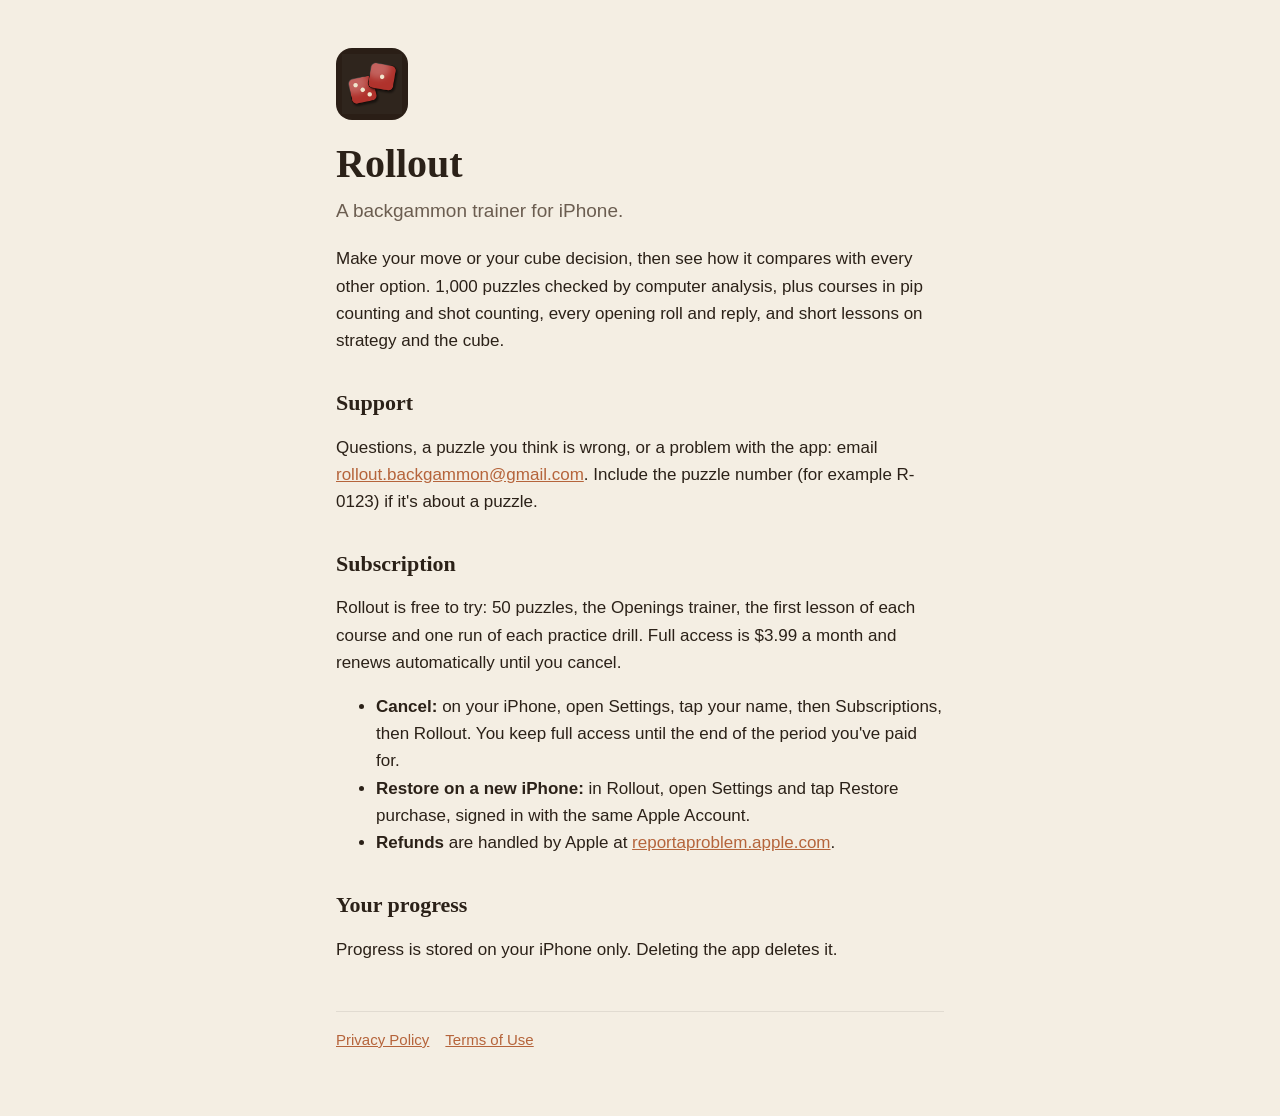
<file: index.html>
<!doctype html>
<html lang="en">
<head>
<meta charset="utf-8">
<meta name="viewport" content="width=device-width, initial-scale=1">
<meta name="google-site-verification" content="Mw6YvSRlKeRiVu4KBUZcbNIXJnaqWzXeRWN0Y-t4RQM" />
<title>Rollout · Backgammon trainer</title>
<meta name="description" content="Rollout is a backgammon trainer for iPhone: 1,000 puzzles, pip counting, shot counting, openings and lessons.">
<link rel="stylesheet" href="style.css">
</head>
<body>
<main>
<header>
  <img src="icon.png" alt="">
  <h1>Rollout</h1>
  <p class="lead">A backgammon trainer for iPhone.</p>
</header>

<p>Make your move or your cube decision, then see how it compares with every other option. 1,000 puzzles checked by computer analysis, plus courses in pip counting and shot counting, every opening roll and reply, and short lessons on strategy and the cube.</p>

<h2>Support</h2>
<p>Questions, a puzzle you think is wrong, or a problem with the app: email <a href="mailto:rollout.backgammon@gmail.com">rollout.backgammon@gmail.com</a>. Include the puzzle number (for example R-0123) if it's about a puzzle.</p>

<h2>Subscription</h2>
<p>Rollout is free to try: 50 puzzles, the Openings trainer, the first lesson of each course and one run of each practice drill. Full access is $3.99 a month and renews automatically until you cancel.</p>
<ul>
  <li><strong>Cancel:</strong> on your iPhone, open Settings, tap your name, then Subscriptions, then Rollout. You keep full access until the end of the period you've paid for.</li>
  <li><strong>Restore on a new iPhone:</strong> in Rollout, open Settings and tap Restore purchase, signed in with the same Apple Account.</li>
  <li><strong>Refunds</strong> are handled by Apple at <a href="https://reportaproblem.apple.com">reportaproblem.apple.com</a>.</li>
</ul>

<h2>Your progress</h2>
<p>Progress is stored on your iPhone only. Deleting the app deletes it.</p>

<nav><a href="privacy.html">Privacy Policy</a><a href="https://www.apple.com/legal/internet-services/itunes/dev/stdeula/">Terms of Use</a></nav>
</main>
</body>
</html>
</file>
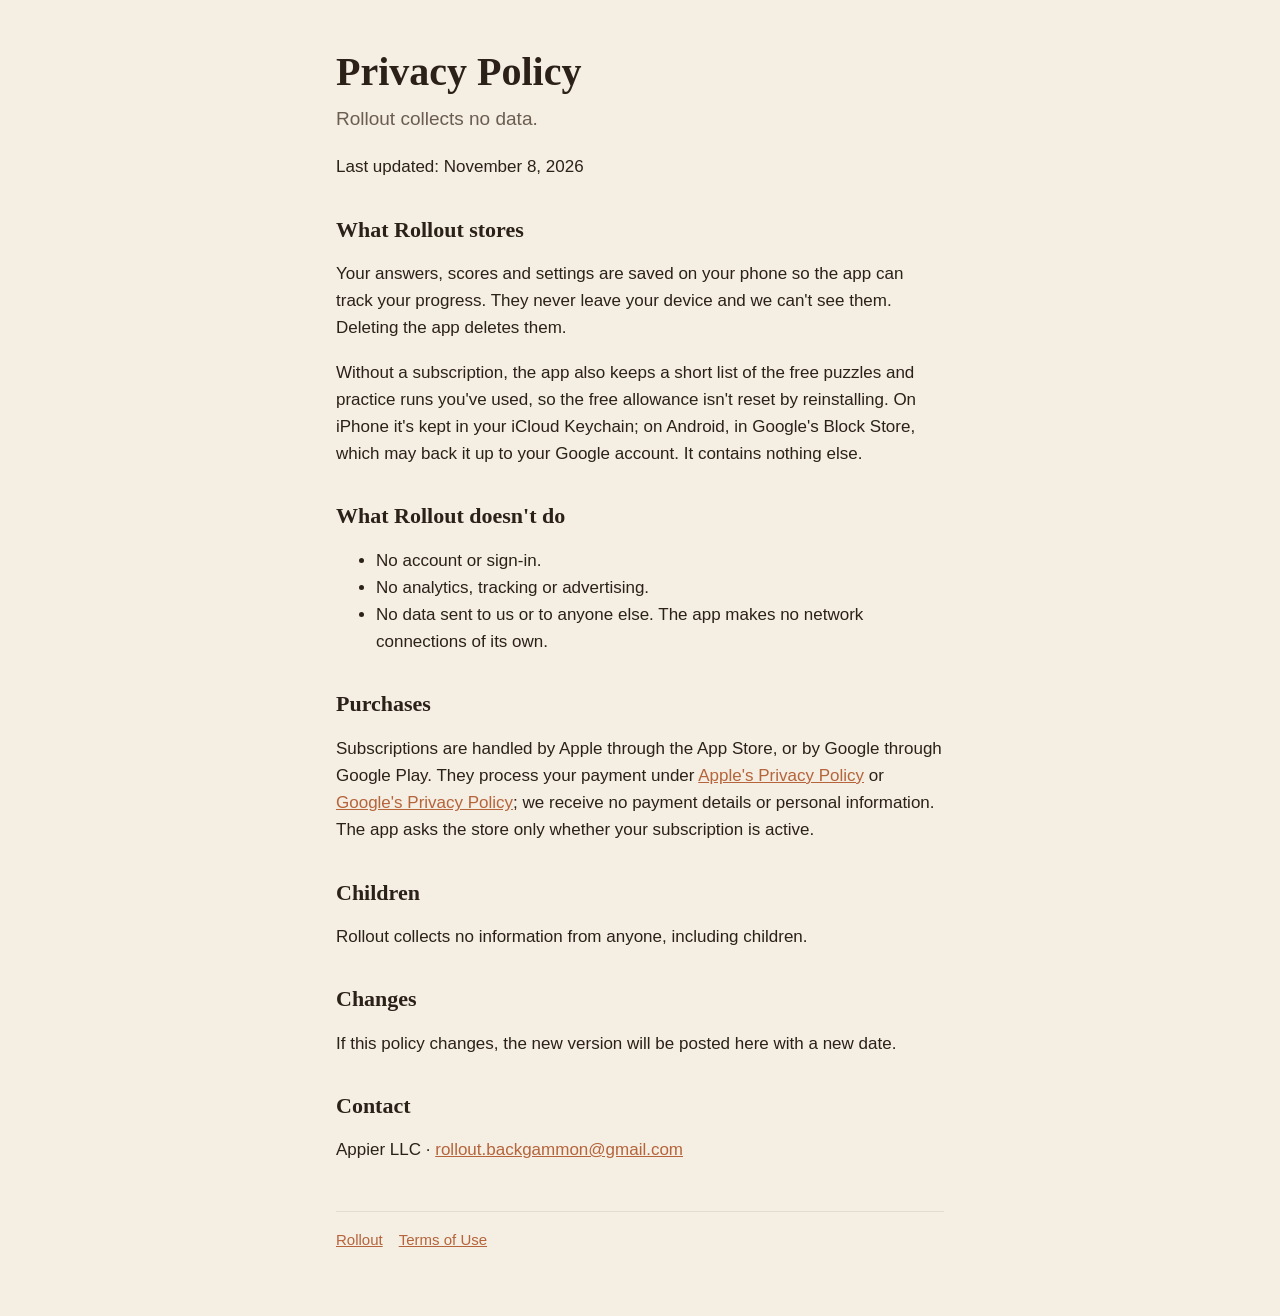
<file: privacy.html>
<!doctype html>
<html lang="en">
<head>
<meta charset="utf-8">
<meta name="viewport" content="width=device-width, initial-scale=1">
<title>Rollout · Privacy Policy</title>
<link rel="stylesheet" href="style.css">
</head>
<body>
<main>
<h1>Privacy Policy</h1>
<p class="lead">Rollout collects no data.</p>

<p>Last updated: November 8, 2026</p>

<h2>What Rollout stores</h2>
<p>Your answers, scores and settings are saved on your phone so the app can track your progress. They never leave your device and we can't see them. Deleting the app deletes them.</p>
<p>Without a subscription, the app also keeps a short list of the free puzzles and practice runs you've used, so the free allowance isn't reset by reinstalling. On iPhone it's kept in your iCloud Keychain; on Android, in Google's Block Store, which may back it up to your Google account. It contains nothing else.</p>

<h2>What Rollout doesn't do</h2>
<ul>
  <li>No account or sign-in.</li>
  <li>No analytics, tracking or advertising.</li>
  <li>No data sent to us or to anyone else. The app makes no network connections of its own.</li>
</ul>

<h2>Purchases</h2>
<p>Subscriptions are handled by Apple through the App Store, or by Google through Google Play. They process your payment under <a href="https://www.apple.com/legal/privacy/">Apple's Privacy Policy</a> or <a href="https://policies.google.com/privacy">Google's Privacy Policy</a>; we receive no payment details or personal information. The app asks the store only whether your subscription is active.</p>

<h2>Children</h2>
<p>Rollout collects no information from anyone, including children.</p>

<h2>Changes</h2>
<p>If this policy changes, the new version will be posted here with a new date.</p>

<h2>Contact</h2>
<p>Appier LLC · <a href="mailto:rollout.backgammon@gmail.com">rollout.backgammon@gmail.com</a></p>

<nav><a href="index.html">Rollout</a><a href="terms.html">Terms of Use</a></nav>
</main>
</body>
</html>
</file>
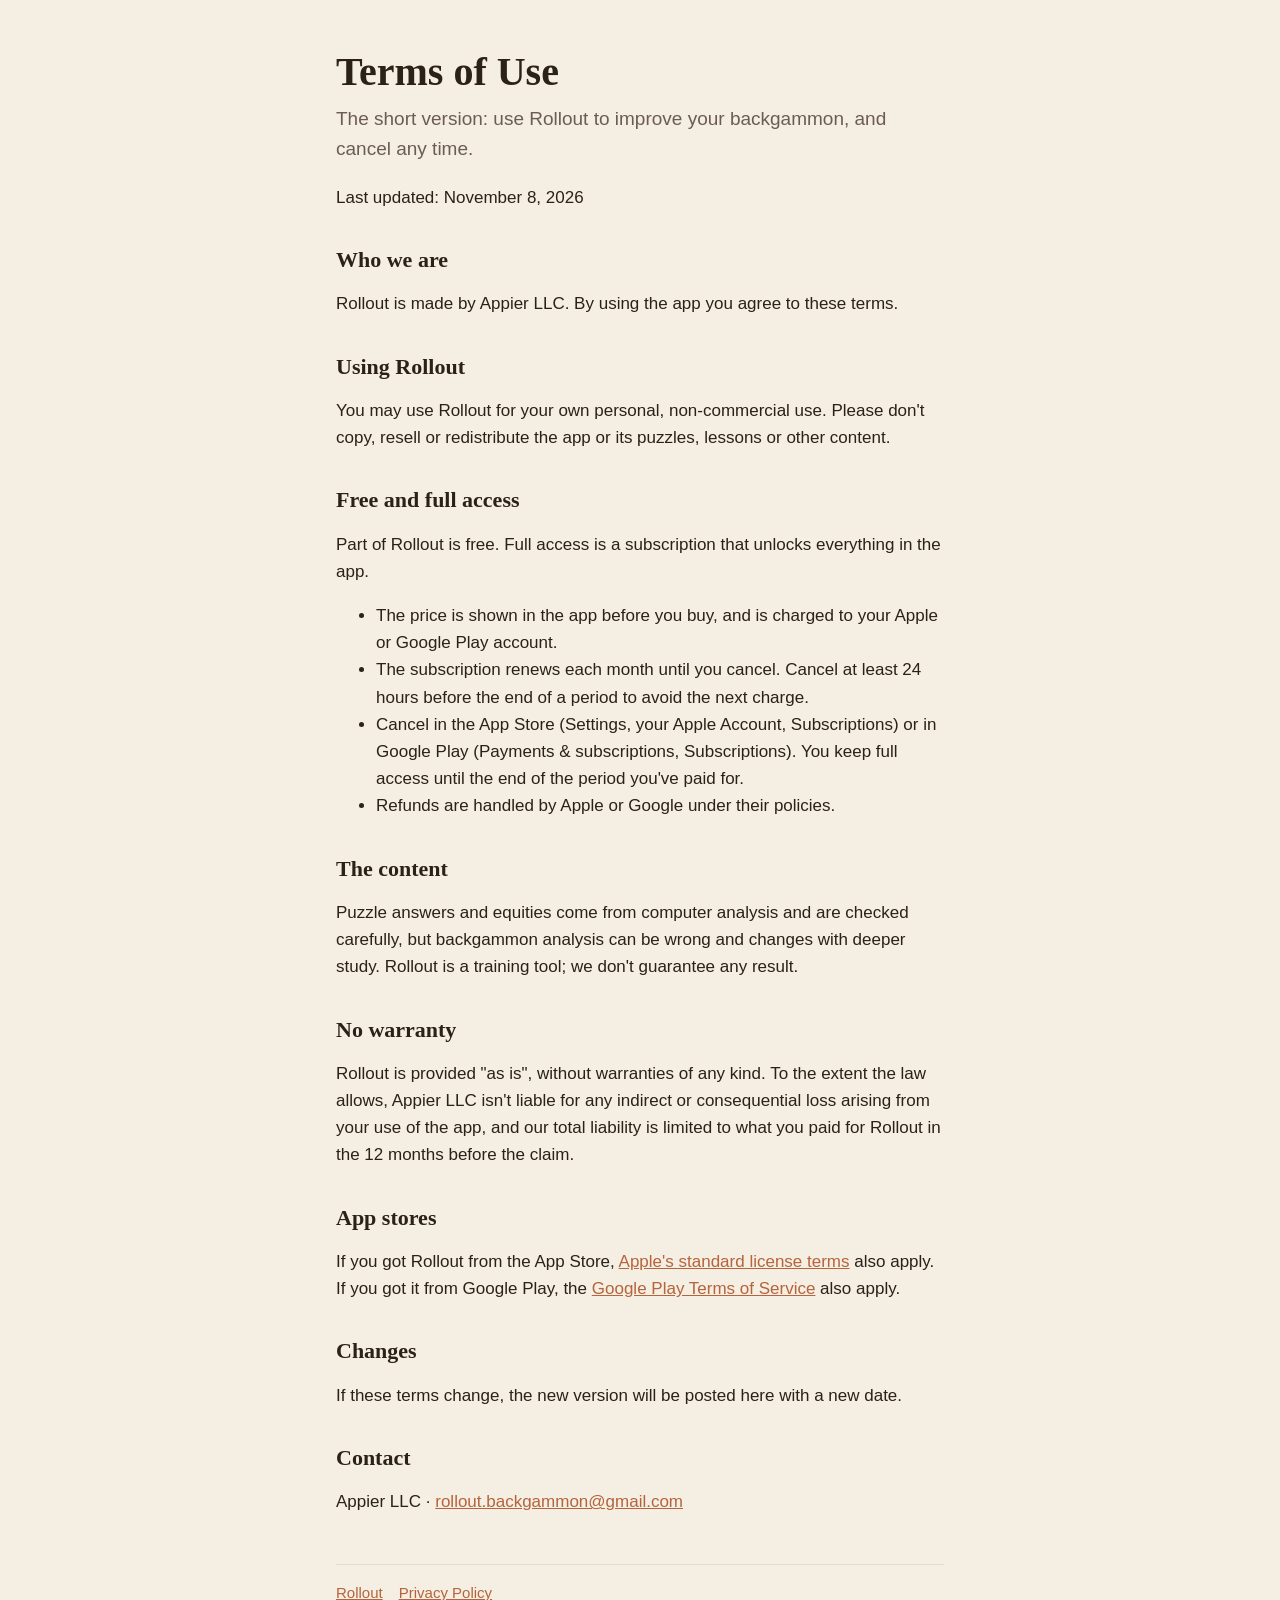
<file: terms.html>
<!doctype html>
<html lang="en">
<head>
<meta charset="utf-8">
<meta name="viewport" content="width=device-width, initial-scale=1">
<title>Rollout · Terms of Use</title>
<link rel="stylesheet" href="style.css">
</head>
<body>
<main>
<h1>Terms of Use</h1>
<p class="lead">The short version: use Rollout to improve your backgammon, and cancel any time.</p>

<p>Last updated: November 8, 2026</p>

<h2>Who we are</h2>
<p>Rollout is made by Appier LLC. By using the app you agree to these terms.</p>

<h2>Using Rollout</h2>
<p>You may use Rollout for your own personal, non-commercial use. Please don't copy, resell or redistribute the app or its puzzles, lessons or other content.</p>

<h2>Free and full access</h2>
<p>Part of Rollout is free. Full access is a subscription that unlocks everything in the app.</p>
<ul>
  <li>The price is shown in the app before you buy, and is charged to your Apple or Google Play account.</li>
  <li>The subscription renews each month until you cancel. Cancel at least 24 hours before the end of a period to avoid the next charge.</li>
  <li>Cancel in the App Store (Settings, your Apple Account, Subscriptions) or in Google Play (Payments &amp; subscriptions, Subscriptions). You keep full access until the end of the period you've paid for.</li>
  <li>Refunds are handled by Apple or Google under their policies.</li>
</ul>

<h2>The content</h2>
<p>Puzzle answers and equities come from computer analysis and are checked carefully, but backgammon analysis can be wrong and changes with deeper study. Rollout is a training tool; we don't guarantee any result.</p>

<h2>No warranty</h2>
<p>Rollout is provided "as is", without warranties of any kind. To the extent the law allows, Appier LLC isn't liable for any indirect or consequential loss arising from your use of the app, and our total liability is limited to what you paid for Rollout in the 12 months before the claim.</p>

<h2>App stores</h2>
<p>If you got Rollout from the App Store, <a href="https://www.apple.com/legal/internet-services/itunes/dev/stdeula/">Apple's standard license terms</a> also apply. If you got it from Google Play, the <a href="https://play.google.com/about/play-terms/">Google Play Terms of Service</a> also apply.</p>

<h2>Changes</h2>
<p>If these terms change, the new version will be posted here with a new date.</p>

<h2>Contact</h2>
<p>Appier LLC · <a href="mailto:rollout.backgammon@gmail.com">rollout.backgammon@gmail.com</a></p>

<nav><a href="index.html">Rollout</a><a href="privacy.html">Privacy Policy</a></nav>
</main>
</body>
</html>
</file>
<file: style.css>
:root { --bg: #F4EEE3; --text: #2B2118; --muted: #6B5D50; --accent: #B5643B; --line: rgba(0,0,0,.08); }
@media (prefers-color-scheme: dark) { :root { --bg: #1E1712; --text: #F1E6CE; --muted: #B8A890; --accent: #D9895E; --line: rgba(255,255,255,.1); } }
* { box-sizing: border-box; }
body { margin: 0; background: var(--bg); color: var(--text); font: 17px/1.6 -apple-system, BlinkMacSystemFont, "Helvetica Neue", sans-serif; }
main { max-width: 640px; margin: 0 auto; padding: 48px 16px 64px; }
h1, h2 { font-family: "New York", Georgia, serif; font-weight: 700; line-height: 1.2; }
h1 { font-size: 40px; margin: 0 0 8px; }
h2 { font-size: 22px; margin: 36px 0 8px; }
p, li { color: var(--text); }
.lead { color: var(--muted); font-size: 19px; margin-top: 0; }
a { color: var(--accent); }
header img { width: 72px; height: 72px; border-radius: 16px; display: block; margin-bottom: 20px; }
nav { margin-top: 48px; padding-top: 16px; border-top: 1px solid var(--line); font-size: 15px; color: var(--muted); }
nav a { margin-right: 16px; }
</file>
